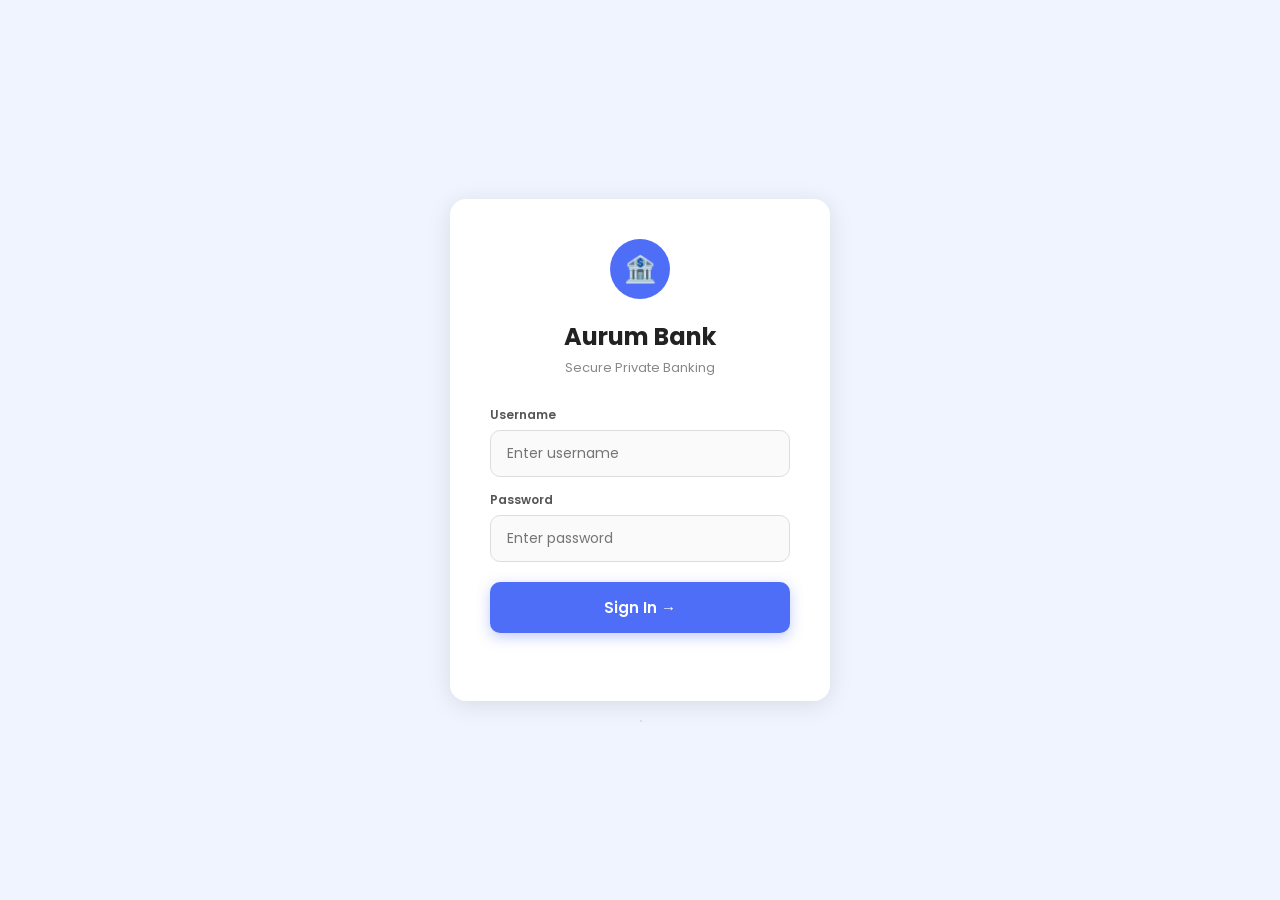
<file: index.html>
<!DOCTYPE html>
<html lang="en">
<head>
  <meta charset="UTF-8">
  <meta name="viewport" content="width=device-width, initial-scale=1.0">
  <title>Aurum Bank — Login</title>
  <link rel="stylesheet" href="style.css">
</head>
<body class="center">

<!-- floating particles -->
<div style="position:fixed;inset:0;overflow:hidden;pointer-events:none;z-index:0;">
  <div class="particle" style="left:10%;top:20%;width:2px;height:2px;background:var(--gold);border-radius:50%;opacity:.4;position:absolute;animation:float1 8s ease-in-out infinite;"></div>
  <div class="particle" style="left:80%;top:60%;width:3px;height:3px;background:var(--gold);border-radius:50%;opacity:.25;position:absolute;animation:float1 11s ease-in-out infinite 2s;"></div>
  <div class="particle" style="left:50%;top:80%;width:2px;height:2px;background:#60a5fa;border-radius:50%;opacity:.3;position:absolute;animation:float1 9s ease-in-out infinite 1s;"></div>
  <div class="particle" style="left:20%;top:70%;width:4px;height:4px;background:var(--gold);border-radius:50%;opacity:.15;position:absolute;animation:float1 13s ease-in-out infinite 3s;"></div>
</div>
<style>
@keyframes float1 {
  0%,100%{transform:translateY(0) scale(1);}
  50%{transform:translateY(-30px) scale(1.3);}
}
</style>

<div class="card login-card" style="position:relative;z-index:1;">
  <div class="login-logo">🏦</div>
  <h2>Aurum Bank</h2>
  <p class="login-subtitle">Secure Private Banking</p>

  <div class="input-group">
    <label>Username</label>
    <input type="text" id="username" placeholder="Enter username" autocomplete="off">
  </div>

  <div class="input-group">
    <label>Password</label>
    <input type="password" id="password" placeholder="Enter password">
  </div>

  <button class="btn btn-primary ripple-wrap" onclick="login(this)">
    <span>Sign In</span>
    <span>→</span>
  </button>

  <p id="error"></p>
</div>

<script src="script.js"></script>
</body>
</html>
</file>
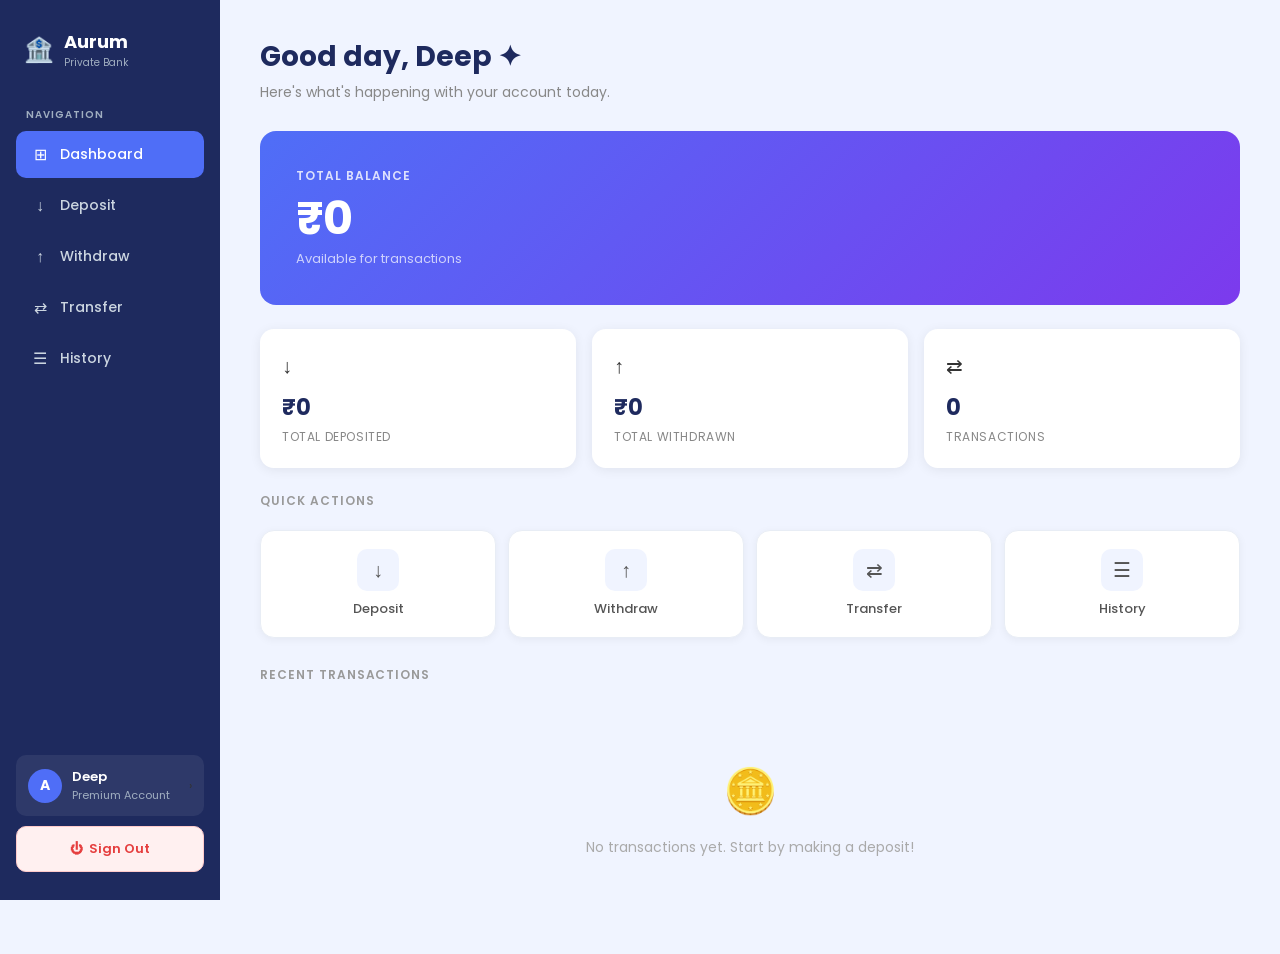
<file: dashboard.html>
<!DOCTYPE html>
<html lang="en">
<head>
  <meta charset="UTF-8">
  <meta name="viewport" content="width=device-width, initial-scale=1.0">
  <title>Aurum Bank — Dashboard</title>
  <link rel="stylesheet" href="style.css">
</head>
<body>

<!-- SIDEBAR -->
<div class="sidebar">
  <div class="sidebar-brand">
    <div class="brand-icon">🏦</div>
    <div>
      <div class="brand-name">Aurum</div>
      <div class="brand-tag">Private Bank</div>
    </div>
  </div>

  <div class="nav-label">Navigation</div>
  <button class="nav-btn active" id="nav-home" onclick="showSection('home', this)">
    <span class="nav-icon">⊞</span> Dashboard
  </button>
  <button class="nav-btn" id="nav-deposit" onclick="showSection('deposit', this)">
    <span class="nav-icon">↓</span> Deposit
  </button>
  <button class="nav-btn" id="nav-withdraw" onclick="showSection('withdraw', this)">
    <span class="nav-icon">↑</span> Withdraw
  </button>
  <button class="nav-btn" id="nav-transfer" onclick="showSection('transfer', this)">
    <span class="nav-icon">⇄</span> Transfer
  </button>
  <button class="nav-btn" id="nav-history" onclick="showSection('history', this)">
    <span class="nav-icon">☰</span> History
  </button>

  <div class="sidebar-spacer"></div>

  <div class="sidebar-user" onclick="window.location.href='profile.html'">
    <div class="user-avatar">A</div>
    <div>
      <div class="user-info-name">Deep</div>
      <div class="user-info-role">Premium Account</div>
    </div>
    <span style="margin-left:auto;color:var(--text-muted);font-size:12px;">›</span>
  </div>

  <button class="btn btn-danger" onclick="logout()" style="width:100%;font-size:13px;">
    ⏻ &nbsp;Sign Out
  </button>
</div>

<!-- MAIN -->
<div class="main">

  <!-- HOME -->
  <div id="home" class="section active">
    <div class="page-header">
      <h1>Good day, Deep ✦</h1>
      <p>Here's what's happening with your account today.</p>
    </div>

    <div class="balance-hero">
      <div class="balance-label">Total Balance</div>
      <div id="balance">₹0</div>
      <div class="balance-sub">Available for transactions</div>
    </div>

    <div class="stats-grid">
      <div class="stat-card">
        <div class="stat-icon">↓</div>
        <div class="stat-value" id="stat-deposited">₹0</div>
        <div class="stat-label">Total Deposited</div>
      </div>
      <div class="stat-card">
        <div class="stat-icon">↑</div>
        <div class="stat-value" id="stat-withdrawn">₹0</div>
        <div class="stat-label">Total Withdrawn</div>
      </div>
      <div class="stat-card">
        <div class="stat-icon">⇄</div>
        <div class="stat-value" id="stat-txcount">0</div>
        <div class="stat-label">Transactions</div>
      </div>
    </div>

    <div class="section-title">Quick Actions</div>
    <div class="quick-actions">
      <button class="quick-btn" onclick="showSection('deposit', document.getElementById('nav-deposit'))">
        <div class="q-icon">↓</div>
        Deposit
      </button>
      <button class="quick-btn" onclick="showSection('withdraw', document.getElementById('nav-withdraw'))">
        <div class="q-icon">↑</div>
        Withdraw
      </button>
      <button class="quick-btn" onclick="showSection('transfer', document.getElementById('nav-transfer'))">
        <div class="q-icon">⇄</div>
        Transfer
      </button>
      <button class="quick-btn" onclick="showSection('history', document.getElementById('nav-history'))">
        <div class="q-icon">☰</div>
        History
      </button>
    </div>

    <div class="recent-section">
      <div class="section-title">Recent Transactions</div>
      <ul id="recentList"></ul>
    </div>
  </div>

  <!-- DEPOSIT -->
  <div id="deposit" class="section">
    <div class="page-header">
      <h1>Deposit Funds</h1>
      <p>Add money to your account instantly.</p>
    </div>
    <div class="action-card">
      <h2>How much?</h2>
      <p class="sub">Enter the amount you'd like to deposit.</p>
      <div class="amount-display">
        <span class="currency-symbol">₹</span>
        <input type="number" id="depositAmount" placeholder="0">
      </div>
      <button class="btn btn-primary" onclick="deposit()" style="margin-top:4px;">
        ↓ &nbsp; Confirm Deposit
      </button>
    </div>
  </div>

  <!-- WITHDRAW -->
  <div id="withdraw" class="section">
    <div class="page-header">
      <h1>Withdraw Funds</h1>
      <p>Transfer funds out of your account.</p>
    </div>
    <div class="action-card">
      <h2>How much?</h2>
      <p class="sub">Enter the amount you'd like to withdraw.</p>
      <div class="amount-display">
        <span class="currency-symbol">₹</span>
        <input type="number" id="withdrawAmount" placeholder="0">
      </div>
      <button class="btn btn-primary" onclick="withdraw()" style="margin-top:4px;">
        ↑ &nbsp; Confirm Withdrawal
      </button>
    </div>
  </div>

  <!-- TRANSFER -->
  <div id="transfer" class="section">
    <div class="page-header">
      <h1>Transfer Funds</h1>
      <p>Send money to another account.</p>
    </div>
    <div class="action-card">
      <h2>Send Money</h2>
      <p class="sub">Fill in the recipient and amount below.</p>
      <div class="input-group" style="margin-bottom:16px;">
        <label>Recipient</label>
        <input type="text" id="receiver" placeholder="Enter name or account number">
      </div>
      <div class="amount-display">
        <span class="currency-symbol">₹</span>
        <input type="number" id="transferAmount" placeholder="0">
      </div>
      <button class="btn btn-primary" onclick="transfer()" style="margin-top:4px;">
        ⇄ &nbsp; Confirm Transfer
      </button>
    </div>
  </div>

  <!-- HISTORY -->
  <div id="history" class="section">
    <div class="page-header">
      <h1>Transaction History</h1>
      <p>A complete record of your activity.</p>
    </div>
    <ul id="historyList"></ul>
  </div>

</div>

<script src="script.js"></script>
</body>
</html>
</file>
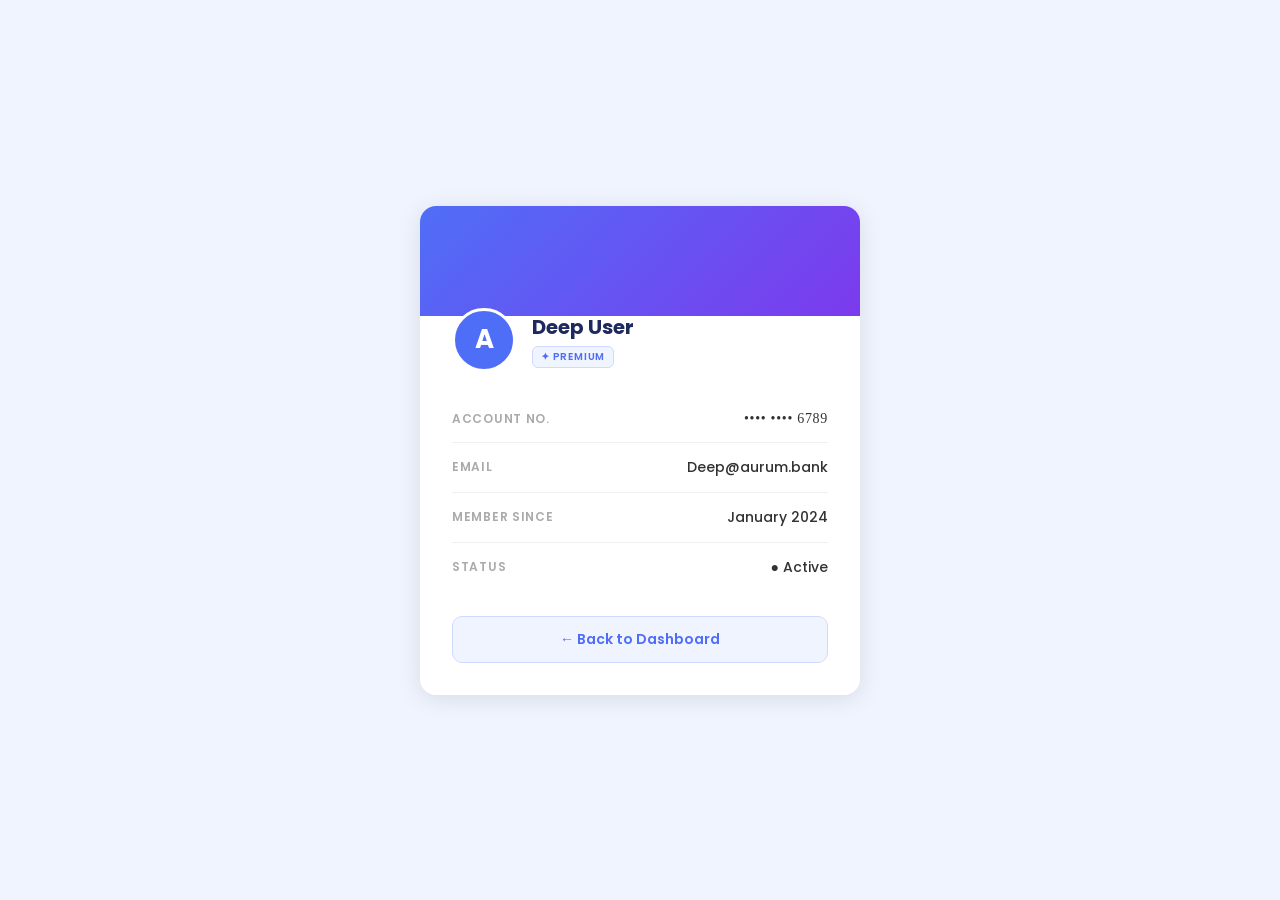
<file: profile.html>
<!DOCTYPE html>
<html lang="en">
<head>
  <meta charset="UTF-8">
  <meta name="viewport" content="width=device-width, initial-scale=1.0">
  <title>Aurum Bank — Profile</title>
  <link rel="stylesheet" href="style.css">
</head>
<body class="center">

<div class="card profile-card">
  <div class="profile-banner"></div>
  <div class="profile-body">
    <div class="profile-avatar-wrap">
      <div class="profile-avatar">A</div>
      <div class="profile-name-block">
        <div class="profile-name">Deep User</div>
        <div class="profile-badge">✦ Premium</div>
      </div>
    </div>

    <div class="profile-row">
      <span class="profile-row-label">Account No.</span>
      <span class="profile-row-value" style="font-family:'Playfair Display',serif;letter-spacing:.05em;">•••• •••• 6789</span>
    </div>
    <div class="profile-row">
      <span class="profile-row-label">Email</span>
      <span class="profile-row-value">Deep@aurum.bank</span>
    </div>
    <div class="profile-row">
      <span class="profile-row-label">Member Since</span>
      <span class="profile-row-value">January 2024</span>
    </div>
    <div class="profile-row">
      <span class="profile-row-label">Status</span>
      <span class="profile-row-value" style="color:var(--green);">● Active</span>
    </div>

    <button class="btn btn-ghost" onclick="window.location.href='dashboard.html'" style="width:100%;">
      ← Back to Dashboard
    </button>
  </div>
</div>

</body>
</html>
</file>
<file: style.css>
/* Google Font */
@import url('https://fonts.googleapis.com/css2?family=Poppins:wght@300;400;500;600;700&display=swap');

/* Reset & Base */
* {
  margin: 0;
  padding: 0;
  box-sizing: border-box;
}

body {
  font-family: 'Poppins', sans-serif;
  background: #f0f4ff;
  color: #333;
  min-height: 100vh;
}

/* Center layout for login/profile */
.center {
  display: flex;
  justify-content: center;
  align-items: center;
  min-height: 100vh;
}

/* ── CARD ── */
.card {
  background: #fff;
  border-radius: 16px;
  box-shadow: 0 4px 24px rgba(0, 0, 0, 0.1);
  padding: 40px;
  animation: fadeUp 0.5s ease both;
}

@keyframes fadeUp {
  from { opacity: 0; transform: translateY(20px); }
  to   { opacity: 1; transform: translateY(0); }
}

/* ── LOGIN CARD ── */
.login-card {
  width: 380px;
  text-align: center;
}

.login-logo {
  width: 60px;
  height: 60px;
  background: #4f6ef7;
  border-radius: 50%;
  display: flex;
  align-items: center;
  justify-content: center;
  margin: 0 auto 20px;
  font-size: 26px;
  animation: pulse 2s ease-in-out infinite;
}

@keyframes pulse {
  0%, 100% { box-shadow: 0 0 0 0 rgba(79, 110, 247, 0.4); }
  50%       { box-shadow: 0 0 0 10px rgba(79, 110, 247, 0); }
}

.login-card h2 {
  font-size: 24px;
  font-weight: 700;
  color: #222;
  margin-bottom: 4px;
}

.login-subtitle {
  font-size: 13px;
  color: #888;
  margin-bottom: 28px;
}

/* ── INPUTS ── */
.input-group {
  margin-bottom: 14px;
  text-align: left;
}

.input-group label {
  display: block;
  font-size: 12px;
  font-weight: 600;
  color: #555;
  margin-bottom: 6px;
}

.input-group input,
input[type="text"],
input[type="password"],
input[type="number"] {
  width: 100%;
  padding: 12px 16px;
  border: 1.5px solid #ddd;
  border-radius: 10px;
  font-family: 'Poppins', sans-serif;
  font-size: 14px;
  color: #333;
  background: #fafafa;
  outline: none;
  transition: border-color 0.3s, box-shadow 0.3s;
}

.input-group input:focus,
input[type="text"]:focus,
input[type="password"]:focus,
input[type="number"]:focus {
  border-color: #4f6ef7;
  background: #fff;
  box-shadow: 0 0 0 3px rgba(79, 110, 247, 0.12);
}

/* ── BUTTONS ── */
button, .btn {
  padding: 12px 20px;
  border: none;
  border-radius: 10px;
  font-family: 'Poppins', sans-serif;
  font-size: 14px;
  font-weight: 600;
  cursor: pointer;
  transition: background 0.3s, transform 0.15s, box-shadow 0.3s;
}

button:hover { transform: translateY(-1px); }
button:active { transform: scale(0.97); }

.btn-primary {
  background: #4f6ef7;
  color: #fff;
  width: 100%;
  padding: 14px;
  font-size: 15px;
  margin-top: 6px;
  box-shadow: 0 4px 14px rgba(79, 110, 247, 0.35);
}

.btn-primary:hover {
  background: #3a58e0;
  box-shadow: 0 6px 20px rgba(79, 110, 247, 0.45);
}

.btn-ghost {
  background: #f0f4ff;
  color: #4f6ef7;
  border: 1.5px solid #d0d9ff;
}

.btn-ghost:hover { background: #e0e8ff; }

.btn-danger {
  background: #fff0f0;
  color: #e53e3e;
  border: 1.5px solid #fecaca;
  width: 100%;
}

.btn-danger:hover { background: #ffe4e4; }

#error {
  color: #e53e3e;
  font-size: 13px;
  margin-top: 10px;
  min-height: 18px;
}

/* ── SIDEBAR ── */
.sidebar {
  width: 220px;
  height: 100vh;
  background: #1e2a5e;
  position: fixed;
  top: 0;
  left: 0;
  padding: 28px 16px;
  display: flex;
  flex-direction: column;
  animation: slideIn 0.4s ease both;
}

@keyframes slideIn {
  from { transform: translateX(-100%); }
  to   { transform: translateX(0); }
}

.sidebar-brand {
  display: flex;
  align-items: center;
  gap: 10px;
  padding: 0 8px;
  margin-bottom: 36px;
}

.brand-icon { font-size: 24px; }

.brand-name {
  font-size: 18px;
  font-weight: 700;
  color: #fff;
}

.brand-tag {
  font-size: 10px;
  color: #a0aec0;
}

.nav-label {
  font-size: 10px;
  font-weight: 600;
  letter-spacing: 0.1em;
  text-transform: uppercase;
  color: #a0aec0;
  padding: 0 10px;
  margin-bottom: 8px;
}

.nav-btn {
  display: flex;
  align-items: center;
  gap: 10px;
  width: 100%;
  padding: 11px 14px;
  background: transparent;
  border: none;
  border-radius: 10px;
  color: #cbd5e0;
  font-family: 'Poppins', sans-serif;
  font-size: 14px;
  font-weight: 500;
  cursor: pointer;
  transition: background 0.25s, color 0.25s;
  text-align: left;
  margin-bottom: 4px;
}

.nav-btn:hover {
  background: rgba(255, 255, 255, 0.08);
  color: #fff;
  transform: none;
}

.nav-btn.active {
  background: #4f6ef7;
  color: #fff;
}

.nav-btn .nav-icon {
  font-size: 16px;
  width: 20px;
  text-align: center;
}

.sidebar-spacer { flex: 1; }

.sidebar-user {
  display: flex;
  align-items: center;
  gap: 10px;
  padding: 12px;
  background: rgba(255, 255, 255, 0.07);
  border-radius: 10px;
  margin-bottom: 10px;
  cursor: pointer;
  transition: background 0.25s;
}

.sidebar-user:hover { background: rgba(255, 255, 255, 0.12); }

.user-avatar {
  width: 34px;
  height: 34px;
  background: #4f6ef7;
  border-radius: 50%;
  display: flex;
  align-items: center;
  justify-content: center;
  font-size: 14px;
  font-weight: 700;
  color: #fff;
  flex-shrink: 0;
}

.user-info-name { font-size: 13px; font-weight: 600; color: #fff; }
.user-info-role { font-size: 11px; color: #a0aec0; }

/* ── MAIN ── */
.main {
  margin-left: 220px;
  padding: 36px 40px;
  min-height: 100vh;
}

/* ── SECTIONS ── */
.section { display: none; }

.section.active {
  display: block;
  animation: fadeUp 0.4s ease both;
}

.page-header { margin-bottom: 28px; }

.page-header h1 {
  font-size: 28px;
  font-weight: 700;
  color: #1e2a5e;
}

.page-header p {
  font-size: 14px;
  color: #888;
  margin-top: 4px;
}

/* ── BALANCE HERO ── */
.balance-hero {
  background: linear-gradient(135deg, #4f6ef7, #7c3aed);
  border-radius: 16px;
  padding: 36px;
  margin-bottom: 24px;
  color: #fff;
}

.balance-label {
  font-size: 12px;
  font-weight: 600;
  letter-spacing: 0.08em;
  text-transform: uppercase;
  opacity: 0.8;
  margin-bottom: 10px;
}

#balance {
  font-size: 46px;
  font-weight: 700;
  line-height: 1;
}

.balance-sub {
  font-size: 13px;
  opacity: 0.7;
  margin-top: 8px;
}

/* ── STATS GRID ── */
.stats-grid {
  display: grid;
  grid-template-columns: repeat(3, 1fr);
  gap: 16px;
  margin-bottom: 24px;
}

.stat-card {
  background: #fff;
  border-radius: 14px;
  padding: 22px;
  box-shadow: 0 2px 12px rgba(0, 0, 0, 0.07);
  transition: transform 0.25s, box-shadow 0.25s;
}

.stat-card:hover {
  transform: translateY(-3px);
  box-shadow: 0 6px 20px rgba(0, 0, 0, 0.12);
}

.stat-icon { font-size: 20px; margin-bottom: 10px; }
.stat-value { font-size: 22px; font-weight: 700; color: #1e2a5e; }
.stat-label { font-size: 12px; color: #888; margin-top: 4px; text-transform: uppercase; letter-spacing: 0.05em; }

/* ── QUICK ACTIONS ── */
.quick-actions {
  display: grid;
  grid-template-columns: repeat(4, 1fr);
  gap: 12px;
  margin-top: 20px;
}

.quick-btn {
  background: #fff;
  border: 1.5px solid #e8edf5;
  border-radius: 14px;
  padding: 18px 10px;
  text-align: center;
  cursor: pointer;
  transition: all 0.25s;
  display: flex;
  flex-direction: column;
  align-items: center;
  gap: 8px;
  color: #555;
  font-size: 13px;
  font-weight: 500;
  font-family: 'Poppins', sans-serif;
  box-shadow: 0 2px 8px rgba(0, 0, 0, 0.05);
}

.quick-btn .q-icon {
  font-size: 20px;
  width: 42px;
  height: 42px;
  background: #f0f4ff;
  border-radius: 10px;
  display: flex;
  align-items: center;
  justify-content: center;
}

.quick-btn:hover {
  border-color: #4f6ef7;
  color: #4f6ef7;
  background: #f0f4ff;
  transform: translateY(-2px);
}

/* ── ACTION CARD ── */
.action-card {
  background: #fff;
  border-radius: 16px;
  padding: 36px;
  max-width: 460px;
  box-shadow: 0 2px 16px rgba(0, 0, 0, 0.08);
}

.action-card h2 {
  font-size: 22px;
  font-weight: 700;
  color: #1e2a5e;
  margin-bottom: 4px;
}

.action-card .sub {
  font-size: 13px;
  color: #888;
  margin-bottom: 24px;
}

.amount-display {
  display: flex;
  align-items: center;
  gap: 10px;
  border: 1.5px solid #ddd;
  border-radius: 12px;
  padding: 16px 18px;
  margin-bottom: 18px;
  background: #fafafa;
  transition: border-color 0.3s, box-shadow 0.3s;
}

.amount-display:focus-within {
  border-color: #4f6ef7;
  background: #fff;
  box-shadow: 0 0 0 3px rgba(79, 110, 247, 0.12);
}

.currency-symbol {
  font-size: 26px;
  font-weight: 700;
  color: #4f6ef7;
  line-height: 1;
}

.amount-display input {
  flex: 1;
  background: transparent;
  border: none;
  outline: none;
  font-family: 'Poppins', sans-serif;
  font-size: 26px;
  font-weight: 700;
  color: #1e2a5e;
  box-shadow: none;
  padding: 0;
}

.amount-display input::placeholder { color: #ccc; }

/* ── HISTORY ── */
#historyList, #recentList {
  list-style: none;
  display: flex;
  flex-direction: column;
  gap: 10px;
}

.tx-item {
  display: flex;
  align-items: center;
  gap: 14px;
  background: #fff;
  border-radius: 12px;
  padding: 16px 20px;
  box-shadow: 0 2px 8px rgba(0, 0, 0, 0.06);
  transition: transform 0.2s, box-shadow 0.2s;
  animation: fadeUp 0.3s ease both;
}

.tx-item:hover {
  transform: translateY(-2px);
  box-shadow: 0 4px 16px rgba(0, 0, 0, 0.1);
}

.tx-icon-wrap {
  width: 42px;
  height: 42px;
  border-radius: 10px;
  display: flex;
  align-items: center;
  justify-content: center;
  font-size: 16px;
  flex-shrink: 0;
}

.tx-icon-wrap.deposit  { background: #dcfce7; }
.tx-icon-wrap.withdraw { background: #fee2e2; }
.tx-icon-wrap.transfer { background: #dbeafe; }

.tx-details { flex: 1; }
.tx-type { font-size: 14px; font-weight: 600; color: #222; }
.tx-meta { font-size: 12px; color: #999; margin-top: 2px; }

.tx-amount { font-size: 15px; font-weight: 700; }
.tx-amount.deposit  { color: #16a34a; }
.tx-amount.withdraw { color: #dc2626; }
.tx-amount.transfer { color: #2563eb; }

.empty-state { text-align: center; padding: 60px 0; color: #aaa; }
.empty-state .emoji { font-size: 44px; margin-bottom: 14px; }
.empty-state p { font-size: 14px; }

.section-title {
  font-size: 12px;
  font-weight: 600;
  letter-spacing: 0.08em;
  text-transform: uppercase;
  color: #999;
  margin-bottom: 14px;
}

.recent-section { margin-top: 28px; }

/* ── TOAST ── */
.toast {
  position: fixed;
  bottom: 28px;
  right: 28px;
  background: #1e2a5e;
  color: #fff;
  border-radius: 12px;
  padding: 14px 22px;
  display: flex;
  align-items: center;
  gap: 10px;
  font-size: 14px;
  font-weight: 500;
  box-shadow: 0 8px 24px rgba(0, 0, 0, 0.2);
  z-index: 9999;
  animation: toastIn 0.35s ease both;
}

@keyframes toastIn {
  from { opacity: 0; transform: translateY(12px); }
  to   { opacity: 1; transform: translateY(0); }
}

@keyframes toastOut {
  from { opacity: 1; transform: translateY(0); }
  to   { opacity: 0; transform: translateY(8px); }
}

/* ── PROFILE ── */
.profile-card { width: 440px; padding: 0; overflow: hidden; }

.profile-banner {
  height: 110px;
  background: linear-gradient(135deg, #4f6ef7, #7c3aed);
}

.profile-body { padding: 24px 32px 32px; }

.profile-avatar-wrap {
  display: flex;
  align-items: flex-end;
  gap: 16px;
  margin-top: -32px;
  margin-bottom: 24px;
}

.profile-avatar {
  width: 64px;
  height: 64px;
  background: #4f6ef7;
  border-radius: 50%;
  display: flex;
  align-items: center;
  justify-content: center;
  font-size: 26px;
  font-weight: 700;
  color: #fff;
  border: 3px solid #fff;
  flex-shrink: 0;
}

.profile-name-block { padding-bottom: 4px; }
.profile-name { font-size: 20px; font-weight: 700; color: #1e2a5e; }

.profile-badge {
  display: inline-block;
  font-size: 10px;
  font-weight: 600;
  text-transform: uppercase;
  letter-spacing: 0.08em;
  color: #4f6ef7;
  background: #f0f4ff;
  border: 1px solid #d0d9ff;
  border-radius: 6px;
  padding: 2px 8px;
  margin-top: 4px;
}

.profile-row {
  display: flex;
  justify-content: space-between;
  align-items: center;
  padding: 14px 0;
  border-bottom: 1px solid #f0f0f0;
}

.profile-row:last-of-type { border-bottom: none; margin-bottom: 24px; }
.profile-row-label { font-size: 12px; font-weight: 600; color: #aaa; text-transform: uppercase; letter-spacing: 0.06em; }
.profile-row-value { font-size: 14px; color: #333; font-weight: 500; }

/* ── SCROLLBAR ── */
::-webkit-scrollbar { width: 6px; }
::-webkit-scrollbar-track { background: #f0f4ff; }
::-webkit-scrollbar-thumb { background: #c3cfe2; border-radius: 4px; }
</file>
